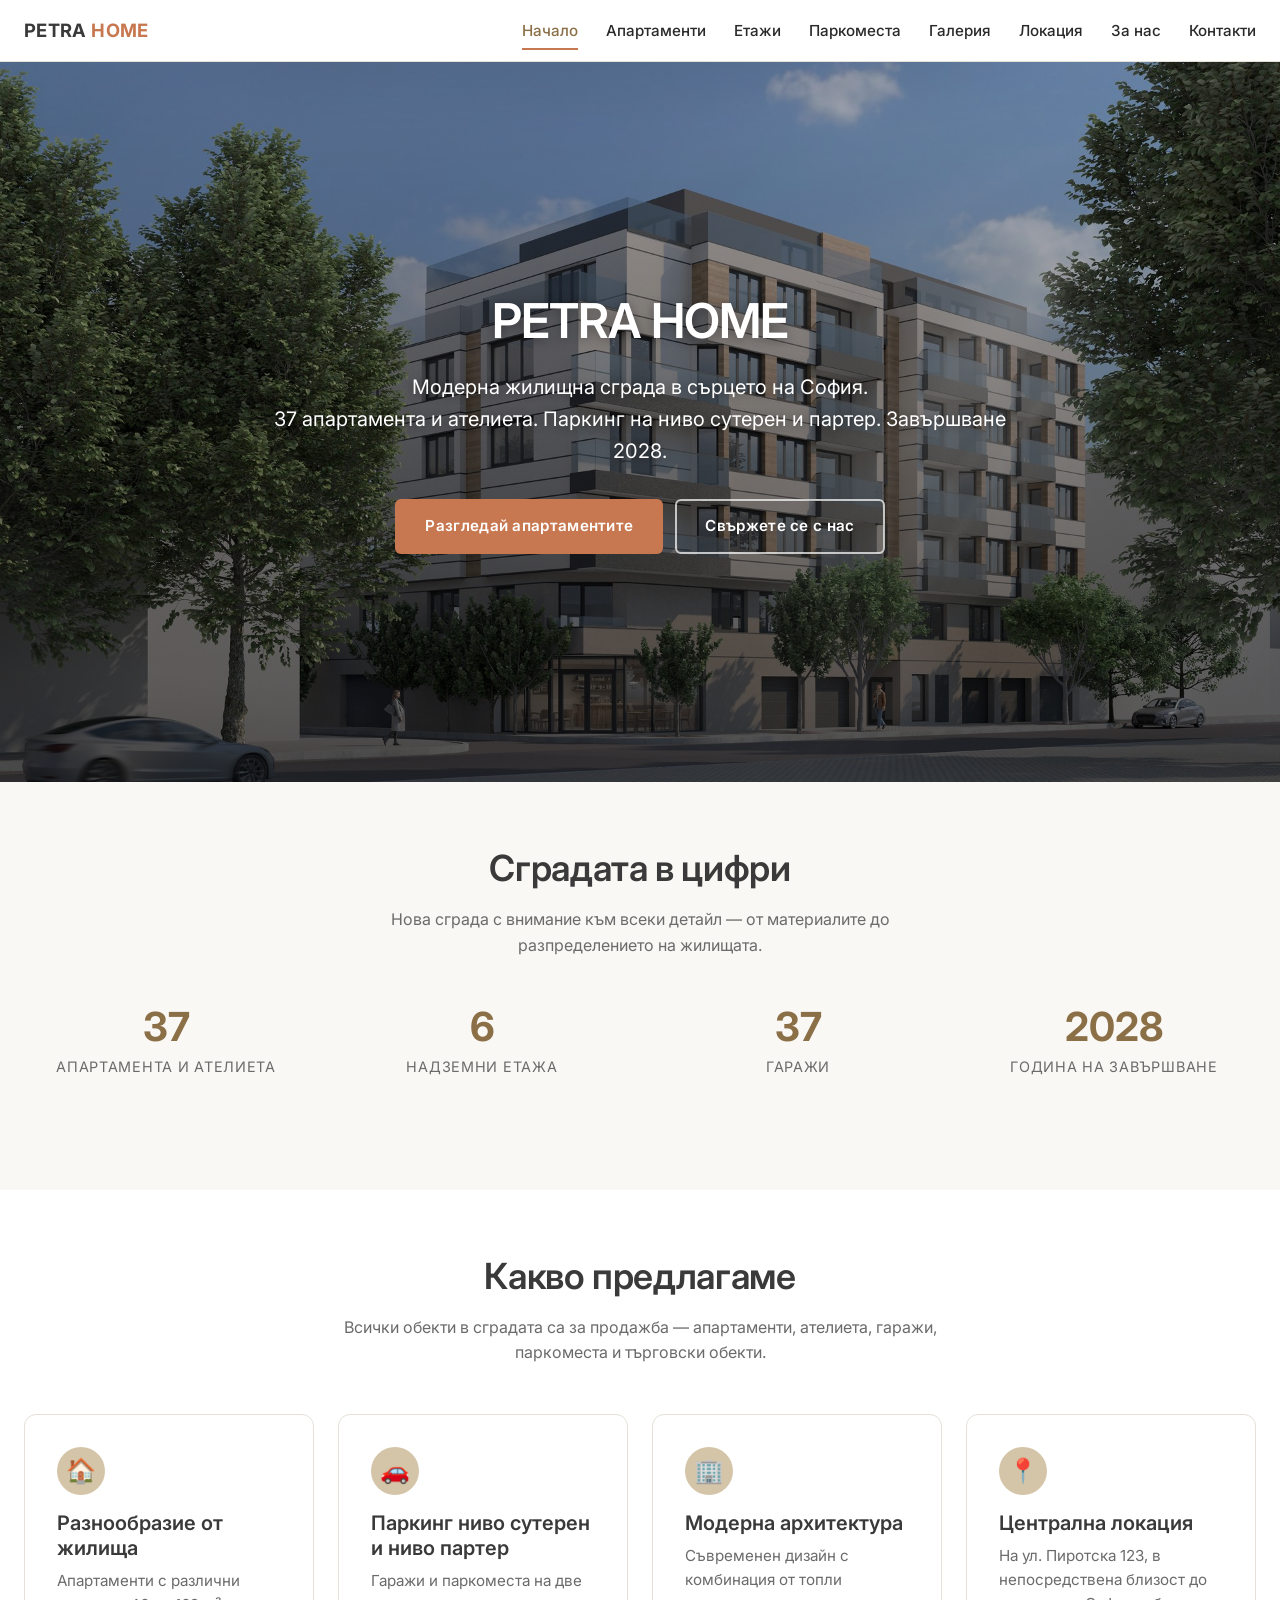
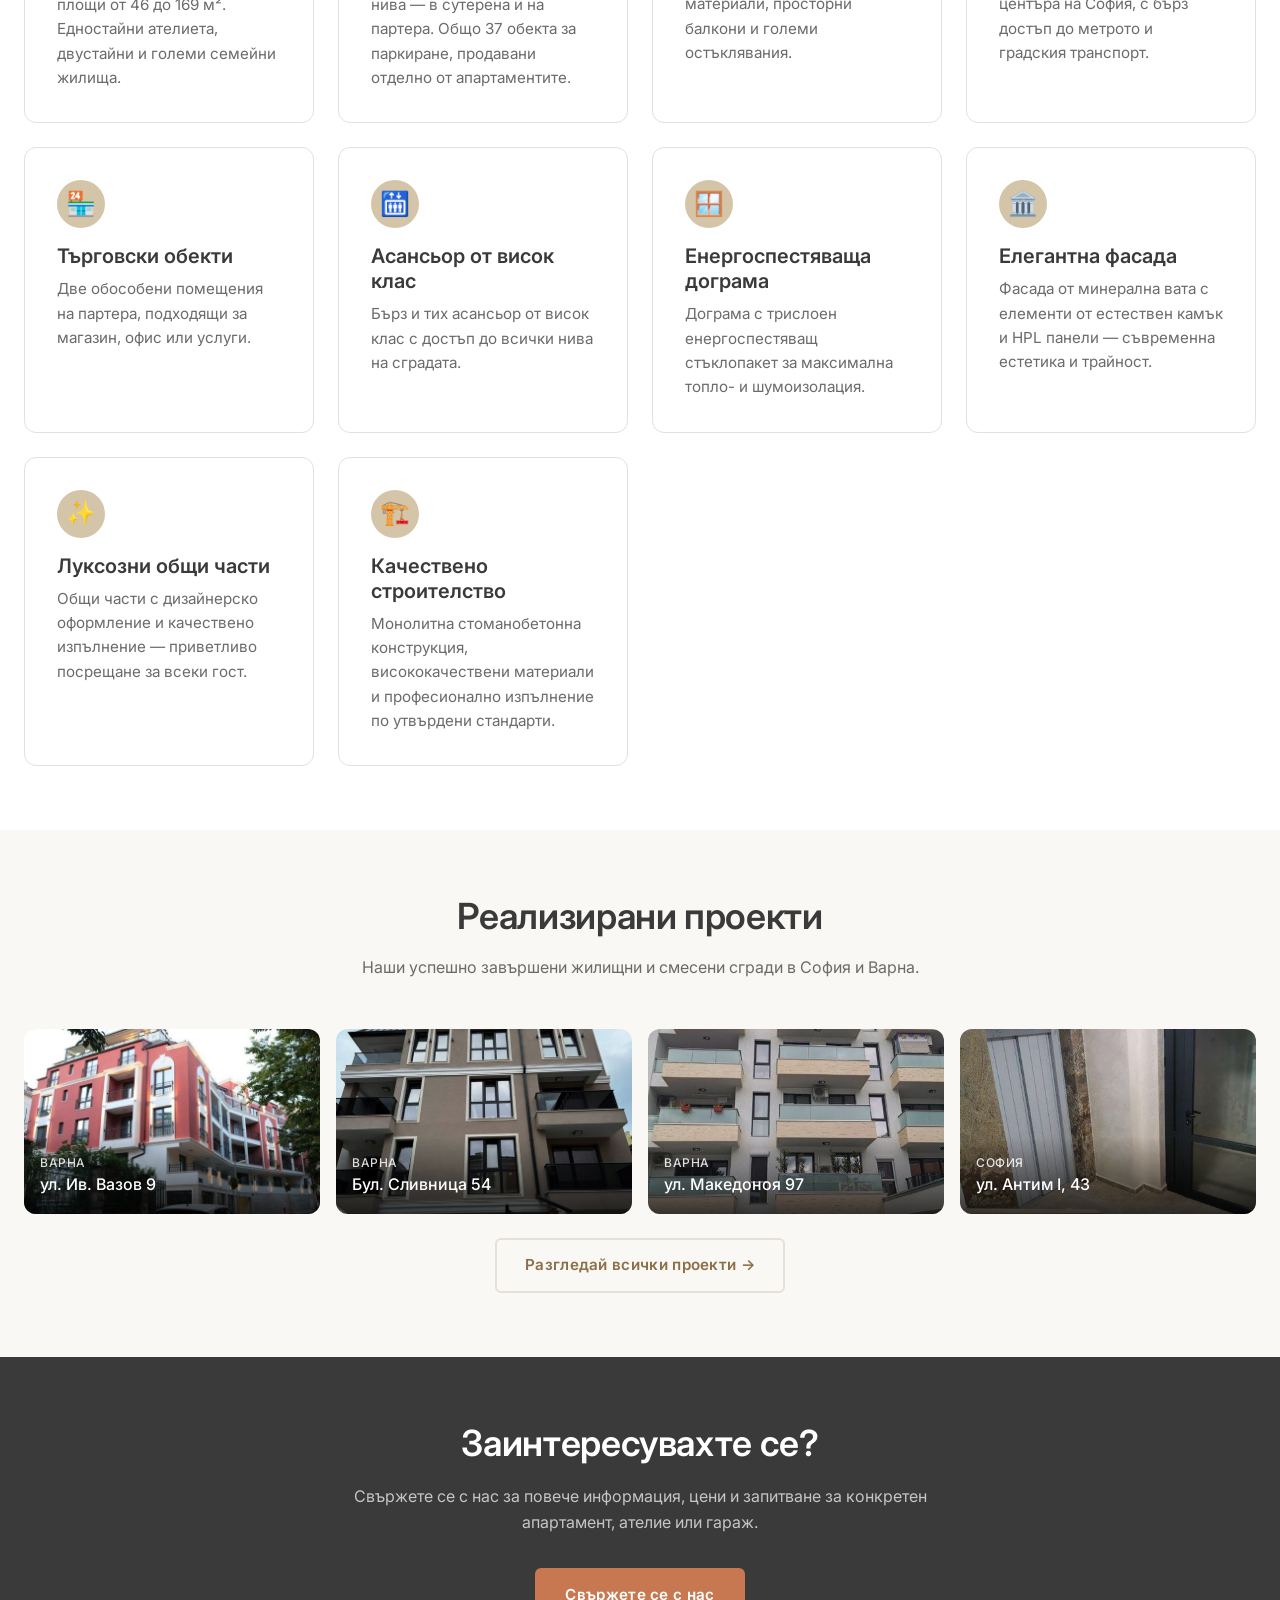
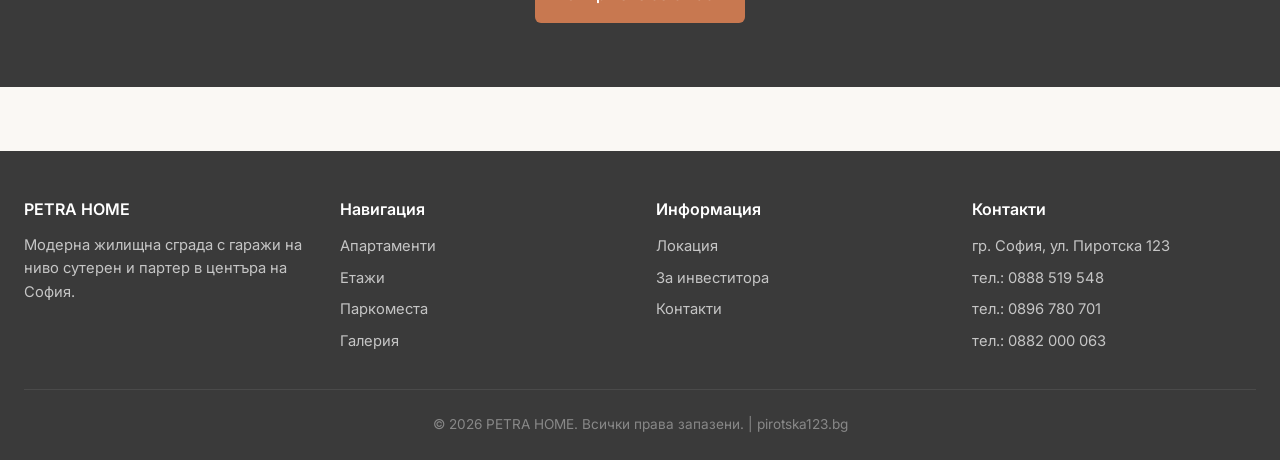
<file: index.html>
<!DOCTYPE html>
<html lang="bg">
<head>
  <meta charset="UTF-8">
  <meta name="viewport" content="width=device-width, initial-scale=1.0">
  <title>PETRA HOME — Модерна жилищна сграда в центъра на София</title>
  <meta name="description" content="Нова жилищна сграда на ул. Пиротска 123, София. 37 апартамента и ателиета, гаражи на ниво сутерен и партер, завършване 2028.">
  <meta property="og:title" content="PETRA HOME — жилищна сграда в София">
  <meta property="og:description" content="37 апартамента и ателиета с гаражи на ниво сутерен и партер в центъра на София. Завършване 2028.">
  <meta property="og:image" content="assets/render-corner.jpg">
  <meta property="og:url" content="https://pirotska123.bg/">
  <link rel="preconnect" href="https://fonts.googleapis.com">
  <link href="https://fonts.googleapis.com/css2?family=Inter:wght@400;500;600;700&display=swap" rel="stylesheet">
  <link rel="stylesheet" href="css/style.css">
</head>
<body>

<!-- Header -->
<header class="site-header">
  <div class="nav">
    <a href="index.html" class="nav-brand">PETRA <span>HOME</span></a>
    <button class="nav-toggle" aria-label="Меню">☰</button>
    <ul class="nav-menu">
      <li><a href="index.html">Начало</a></li>
      <li><a href="apartments.html">Апартаменти</a></li>
      <li><a href="floors.html">Етажи</a></li>
      <li><a href="parking.html">Паркоместа</a></li>
      <li><a href="gallery.html">Галерия</a></li>
      <li><a href="location.html">Локация</a></li>
      <li><a href="about.html">За нас</a></li>
      <li><a href="contact.html">Контакти</a></li>
    </ul>
  </div>
</header>

<!-- Hero -->
<section class="hero">
  <img src="assets/render-corner.jpg" alt="3D визуализация на сградата" class="hero-bg">
  <div class="hero-content">
    <h1>PETRA HOME</h1>
    <p class="lead">Модерна жилищна сграда в сърцето на София.<br>37 апартамента и ателиета. Паркинг на ниво сутерен и партер. Завършване 2028.</p>
    <div style="display:flex;gap:0.75rem;justify-content:center;flex-wrap:wrap">
      <a href="apartments.html" class="btn btn-primary">Разгледай апартаментите</a>
      <a href="contact.html" class="btn btn-outline">Свържете се с нас</a>
    </div>
  </div>
</section>

<!-- Stats -->
<section>
  <div class="container">
    <h2 class="section-title">Сградата в цифри</h2>
    <p class="section-subtitle">Нова сграда с внимание към всеки детайл — от материалите до разпределението на жилищата.</p>
    <div class="stats">
      <div class="stat-item">
        <span class="number">37</span>
        <span class="label">Апартамента и ателиета</span>
      </div>
      <div class="stat-item">
        <span class="number">6</span>
        <span class="label">Надземни етажа</span>
      </div>
      <div class="stat-item">
        <span class="number">37</span>
        <span class="label">Гаражи</span>
      </div>
      <div class="stat-item">
        <span class="number">2028</span>
        <span class="label">Година на завършване</span>
      </div>
    </div>
  </div>
</section>

<!-- Features -->
<section class="alt">
  <div class="container">
    <h2 class="section-title">Какво предлагаме</h2>
    <p class="section-subtitle">Всички обекти в сградата са за продажба — апартаменти, ателиета, гаражи, паркоместа и търговски обекти.</p>
    <div class="feature-grid">
      <div class="feature-card">
        <div class="icon">🏠</div>
        <h3>Разнообразие от жилища</h3>
        <p>Апартаменти с различни площи от 46 до 169 м². Едностайни ателиета, двустайни и големи семейни жилища.</p>
      </div>
      <div class="feature-card">
        <div class="icon">🚗</div>
        <h3>Паркинг ниво сутерен и ниво партер</h3>
        <p>Гаражи и паркоместа на две нива — в сутерена и на партера. Общо 37 обекта за паркиране, продавани отделно от апартаментите.</p>
      </div>
      <div class="feature-card">
        <div class="icon">🏢</div>
        <h3>Модерна архитектура</h3>
        <p>Съвременен дизайн с комбинация от топли материали, просторни балкони и големи остъклявания.</p>
      </div>
      <div class="feature-card">
        <div class="icon">📍</div>
        <h3>Централна локация</h3>
        <p>На ул. Пиротска 123, в непосредствена близост до центъра на София, с бърз достъп до метрото и градския транспорт.</p>
      </div>
      <div class="feature-card">
        <div class="icon">🏪</div>
        <h3>Търговски обекти</h3>
        <p>Две обособени помещения на партера, подходящи за магазин, офис или услуги.</p>
      </div>
      <div class="feature-card">
        <div class="icon">🛗</div>
        <h3>Асансьор от висок клас</h3>
        <p>Бърз и тих асансьор от висок клас с достъп до всички нива на сградата.</p>
      </div>
      <div class="feature-card">
        <div class="icon">🪟</div>
        <h3>Енергоспестяваща дограма</h3>
        <p>Дограма с трислоен енергоспестяващ стъклопакет за максимална топло- и шумоизолация.</p>
      </div>
      <div class="feature-card">
        <div class="icon">🏛️</div>
        <h3>Елегантна фасада</h3>
        <p>Фасада от минерална вата с елементи от естествен камък и HPL панели — съвременна естетика и трайност.</p>
      </div>
      <div class="feature-card">
        <div class="icon">✨</div>
        <h3>Луксозни общи части</h3>
        <p>Общи части с дизайнерско оформление и качествено изпълнение — приветливо посрещане за всеки гост.</p>
      </div>
      <div class="feature-card">
        <div class="icon">🏗️</div>
        <h3>Качествено строителство</h3>
        <p>Монолитна стоманобетонна конструкция, висококачествени материали и професионално изпълнение по утвърдени стандарти.</p>
      </div>
    </div>
  </div>
</section>

<!-- Realised projects -->
<section>
  <div class="container">
    <h2 class="section-title">Реализирани проекти</h2>
    <p class="section-subtitle">Наши успешно завършени жилищни и смесени сгради в София и Варна.</p>

    <div id="projects-preview" class="gallery-grid">
      <!-- Пълва се динамично -->
    </div>

    <div class="text-center mt-3">
      <a href="about.html" class="btn btn-ghost">Разгледай всички проекти →</a>
    </div>
  </div>
</section>

<!-- CTA -->
<section style="background: var(--color-dark); color: white; text-align: center">
  <div class="container">
    <h2 style="color:white">Заинтересувахте се?</h2>
    <p style="color: #C5C5C5; max-width: 600px; margin: 0 auto 2rem">
      Свържете се с нас за повече информация, цени и запитване за конкретен апартамент, ателие или гараж.
    </p>
    <a href="contact.html" class="btn btn-primary">Свържете се с нас</a>
  </div>
</section>

<!-- Footer -->
<footer class="site-footer">
  <div class="container">
    <div class="footer-grid">
      <div>
        <h4>PETRA HOME</h4>
        <p style="font-size:0.92rem">Модерна жилищна сграда с гаражи на ниво сутерен и партер в центъра на София.</p>
      </div>
      <div>
        <h4>Навигация</h4>
        <ul>
          <li><a href="apartments.html">Апартаменти</a></li>
          <li><a href="floors.html">Етажи</a></li>
          <li><a href="parking.html">Паркоместа</a></li>
          <li><a href="gallery.html">Галерия</a></li>
        </ul>
      </div>
      <div>
        <h4>Информация</h4>
        <ul>
          <li><a href="location.html">Локация</a></li>
          <li><a href="about.html">За инвеститора</a></li>
          <li><a href="contact.html">Контакти</a></li>
        </ul>
      </div>
      <div>
        <h4>Контакти</h4>
        <ul>
          <li>гр. София, ул. Пиротска 123</li>
          <li>тел.: <a href="tel:+359888519548" style="color:inherit">0888 519 548</a></li>
          <li>тел.: <a href="tel:+359896780701" style="color:inherit">0896 780 701</a></li>
          <li>тел.: <a href="tel:+359882000063" style="color:inherit">0882 000 063</a></li>
        </ul>
      </div>
    </div>
    <div class="footer-bottom">
      © 2026 PETRA HOME. Всички права запазени. | pirotska123.bg
    </div>
  </div>
</footer>

<script src="js/common.js"></script>
<script>
// Зарежда до 4 реализирани проекта за началната страница
(async () => {
  try {
    const res = await fetch('data/projects.json');
    const data = await res.json();
    const projects = data.projects.slice(0, 4);
    const grid = document.getElementById('projects-preview');
    grid.innerHTML = projects.map(p => `
      <a href="about.html" class="gallery-item" style="text-decoration:none">
        <img src="${p.images[0].thumb}" alt="${p.address}" loading="lazy">
        <div class="caption">
          <div style="font-size:0.75rem;opacity:0.85;text-transform:uppercase;letter-spacing:0.05em">${p.city || ''}</div>
          <div>${p.address}</div>
        </div>
      </a>
    `).join('');
  } catch (e) {
    document.getElementById('projects-preview').style.display = 'none';
  }
})();
</script>
</body>
</html>
</file>
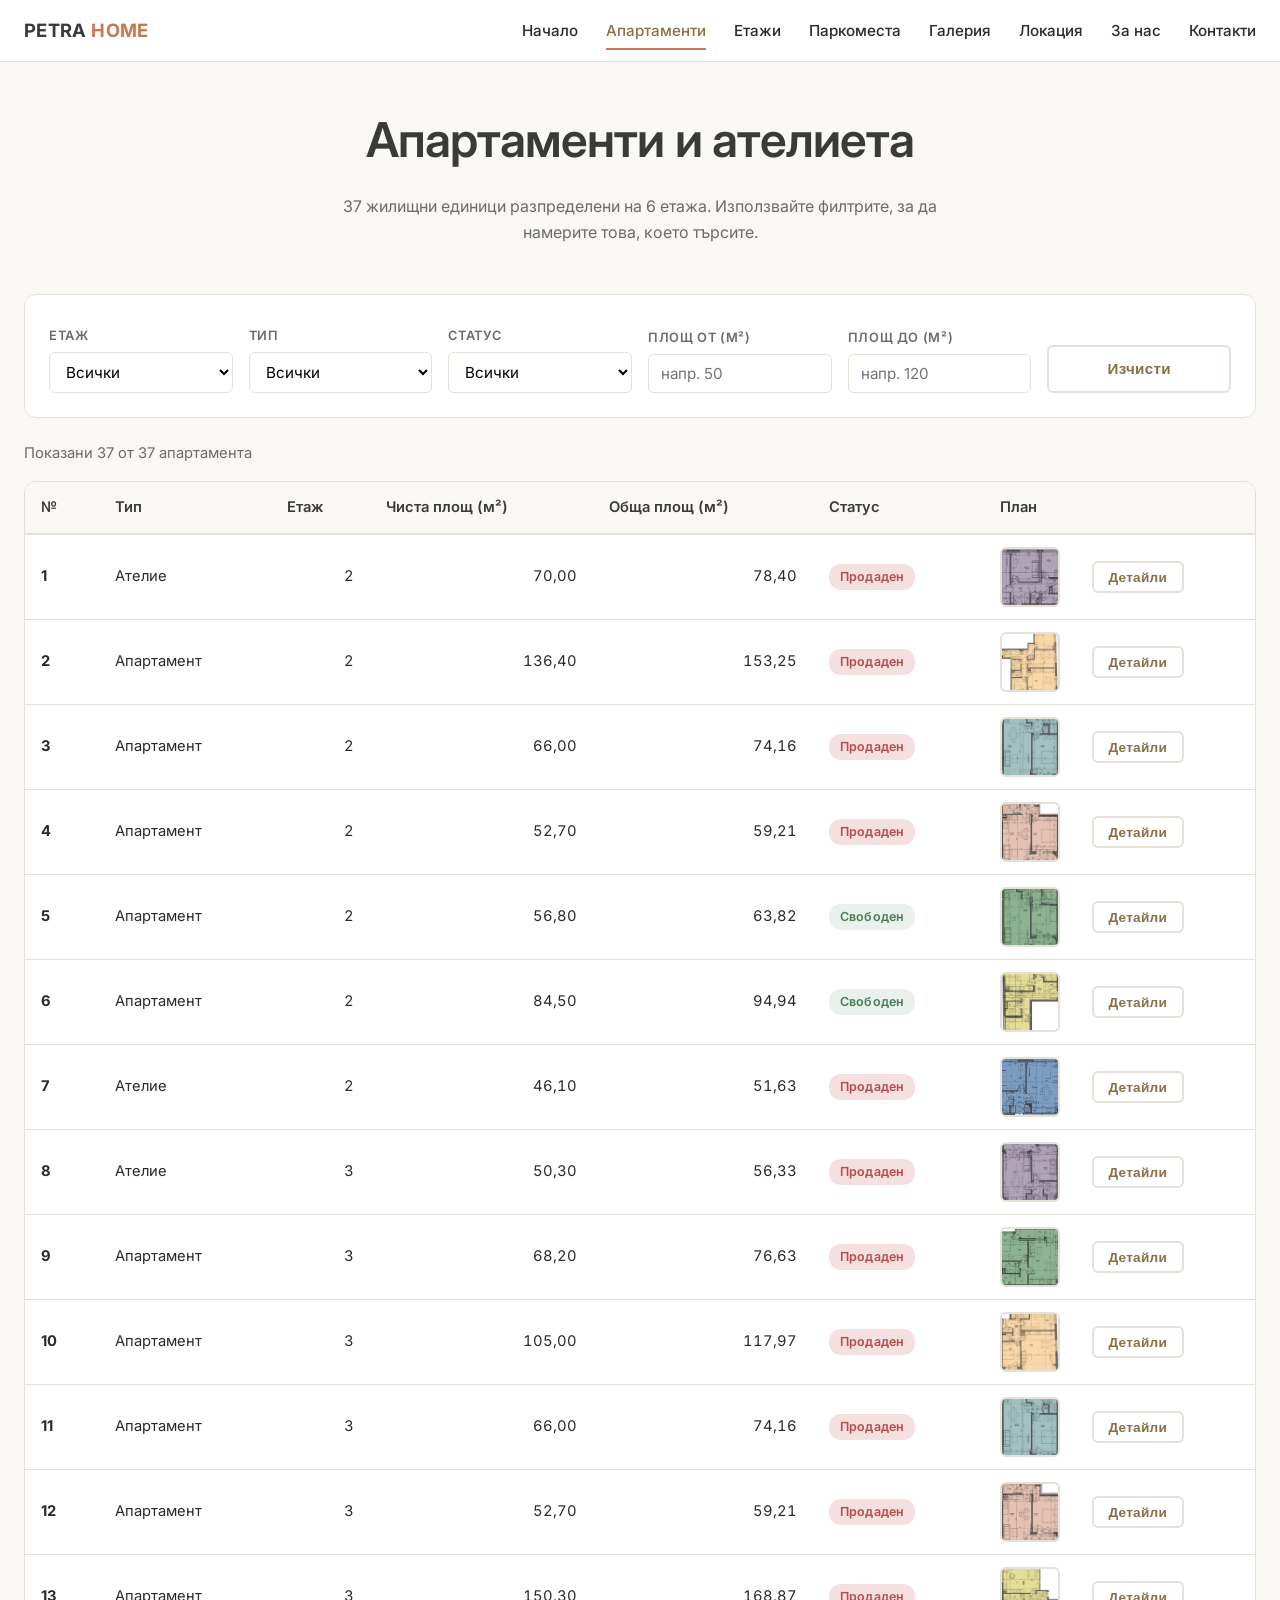
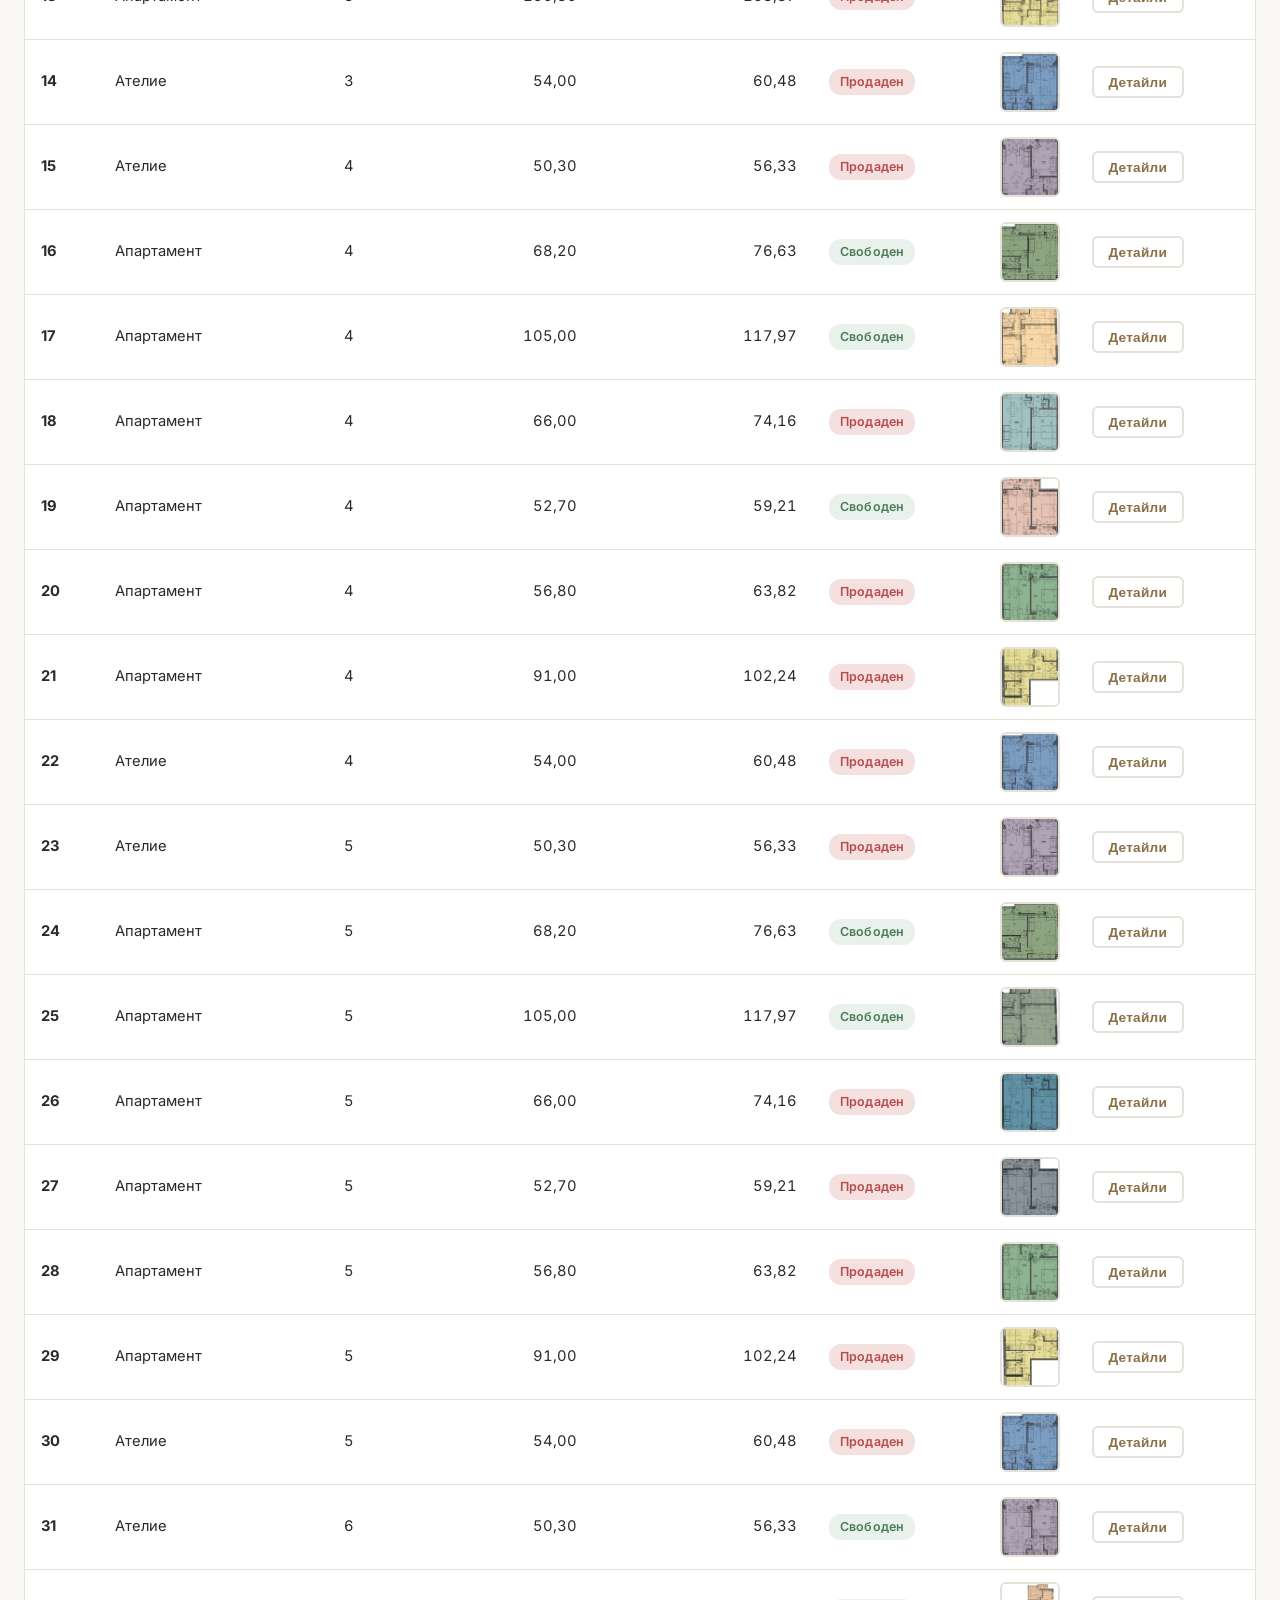
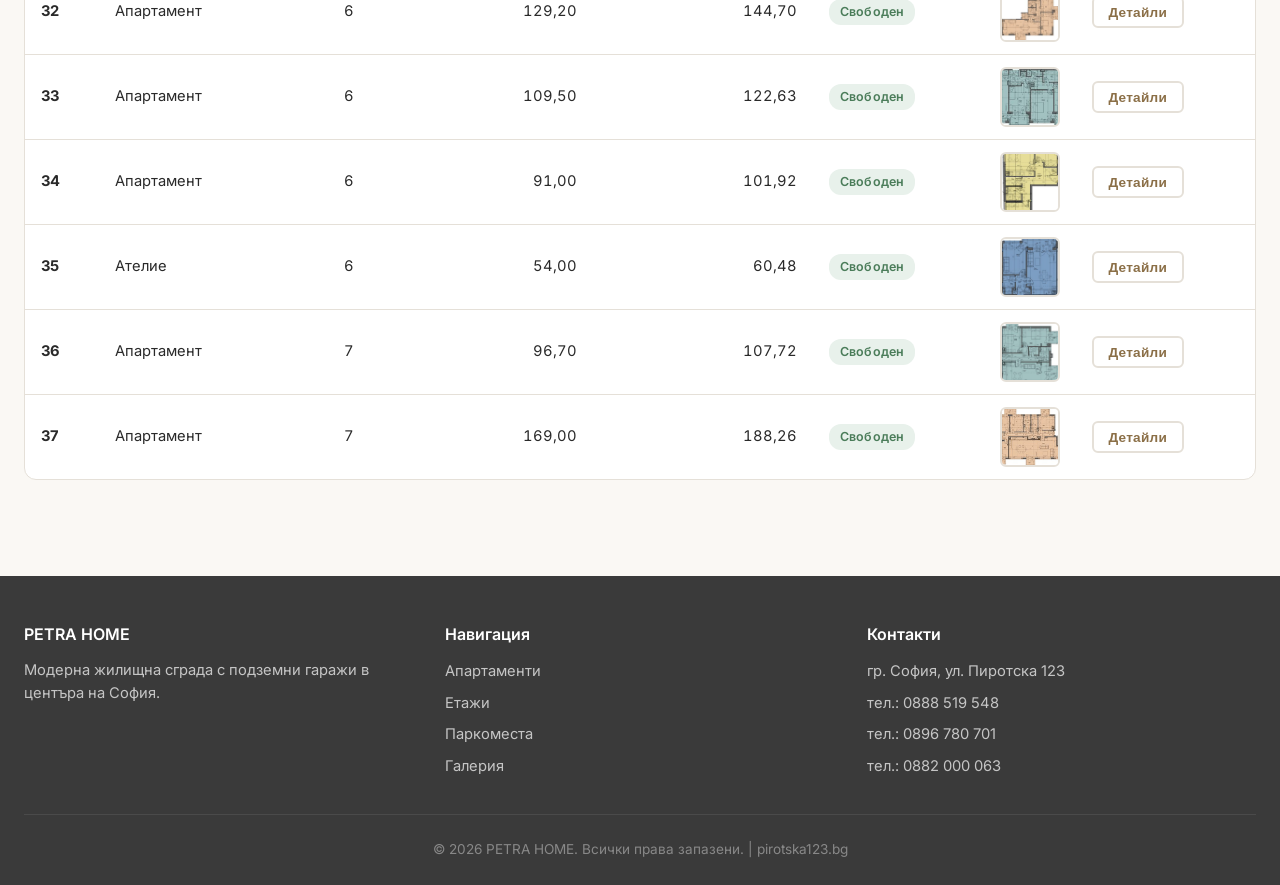
<file: apartments.html>
<!DOCTYPE html>
<html lang="bg">
<head>
  <meta charset="UTF-8">
  <meta name="viewport" content="width=device-width, initial-scale=1.0">
  <title>Апартаменти — PETRA HOME</title>
  <meta name="description" content="Разгледайте всички 37 апартамента и ателиета в сграда PETRA HOME (ул. Пиротска 123, София) — площи, етажи, статус и планове.">
  <link rel="preconnect" href="https://fonts.googleapis.com">
  <link href="https://fonts.googleapis.com/css2?family=Inter:wght@400;500;600;700&display=swap" rel="stylesheet">
  <link rel="stylesheet" href="css/style.css">
</head>
<body>

<header class="site-header">
  <div class="nav">
    <a href="index.html" class="nav-brand">PETRA <span>HOME</span></a>
    <button class="nav-toggle" aria-label="Меню">☰</button>
    <ul class="nav-menu">
      <li><a href="index.html">Начало</a></li>
      <li><a href="apartments.html">Апартаменти</a></li>
      <li><a href="floors.html">Етажи</a></li>
      <li><a href="parking.html">Паркоместа</a></li>
      <li><a href="gallery.html">Галерия</a></li>
      <li><a href="location.html">Локация</a></li>
      <li><a href="about.html">За нас</a></li>
      <li><a href="contact.html">Контакти</a></li>
    </ul>
  </div>
</header>

<section style="padding: 3rem 0 2rem">
  <div class="container">
    <h1 class="text-center">Апартаменти и ателиета</h1>
    <p class="section-subtitle">37 жилищни единици разпределени на 6 етажа. Използвайте филтрите, за да намерите това, което търсите.</p>

<!-- Filters -->
    <div class="filters">
      <div class="filter-group">
        <label for="filter-floor">Етаж</label>
        <select id="filter-floor">
          <option value="">Всички</option>
        </select>
      </div>
      <div class="filter-group">
        <label for="filter-type">Тип</label>
        <select id="filter-type">
          <option value="">Всички</option>
          <option value="апартамент">Апартамент</option>
          <option value="ателие">Ателие</option>
        </select>
      </div>
      <div class="filter-group">
        <label for="filter-status">Статус</label>
        <select id="filter-status">
          <option value="">Всички</option>
          <option value="available">Свободен</option>
          <option value="reserved">Резервиран</option>
          <option value="sold">Продаден</option>
        </select>
      </div>
      <div class="filter-group">
        <label for="filter-area-min">Площ от (м²)</label>
        <input type="number" id="filter-area-min" min="0" placeholder="напр. 50">
      </div>
      <div class="filter-group">
        <label for="filter-area-max">Площ до (м²)</label>
        <input type="number" id="filter-area-max" min="0" placeholder="напр. 120">
      </div>
      <div class="filter-group">
        <label>&nbsp;</label>
        <button id="btn-reset" class="btn btn-ghost" style="width:100%">Изчисти</button>
      </div>
    </div>

    <p id="results-summary" class="results-summary"></p>

    <div id="apartments-container" class="table-wrap">
      <table class="units" id="apartments-table">
        <thead>
          <tr>
            <th>№</th>
            <th>Тип</th>
            <th class="num">Етаж</th>
            <th class="num">Чиста площ (м²)</th>
            <th class="num">Обща площ (м²)</th>
            <th>Статус</th>
            <th class="col-plan">План</th>
            <th></th>
          </tr>
        </thead>
        <tbody></tbody>
      </table>
    </div>
  </div>
</section>

<!-- Modal -->
<div class="modal-overlay" id="modal" onclick="if(event.target===this)closeModal()">
  <div class="modal">
    <button class="modal-close" onclick="closeModal()">×</button>
    <h3 id="modal-title"></h3>
    <div id="modal-body"></div>
  </div>
</div>

<footer class="site-footer">
  <div class="container">
    <div class="footer-grid">
      <div>
        <h4>PETRA HOME</h4>
        <p style="font-size:0.92rem">Модерна жилищна сграда с подземни гаражи в центъра на София.</p>
      </div>
      <div>
        <h4>Навигация</h4>
        <ul>
          <li><a href="apartments.html">Апартаменти</a></li>
          <li><a href="floors.html">Етажи</a></li>
          <li><a href="parking.html">Паркоместа</a></li>
          <li><a href="gallery.html">Галерия</a></li>
        </ul>
      </div>
      <div>
        <h4>Контакти</h4>
        <ul>
          <li>гр. София, ул. Пиротска 123</li>
          <li>тел.: <a href="tel:+359888519548" style="color:inherit">0888 519 548</a></li>
          <li>тел.: <a href="tel:+359896780701" style="color:inherit">0896 780 701</a></li>
          <li>тел.: <a href="tel:+359882000063" style="color:inherit">0882 000 063</a></li>
        </ul>
      </div>
    </div>
    <div class="footer-bottom">© 2026 PETRA HOME. Всички права запазени. | pirotska123.bg</div>
  </div>
</footer>

<script src="js/common.js"></script>
<script src="js/apartments.js"></script>
</body>
</html>
</file>
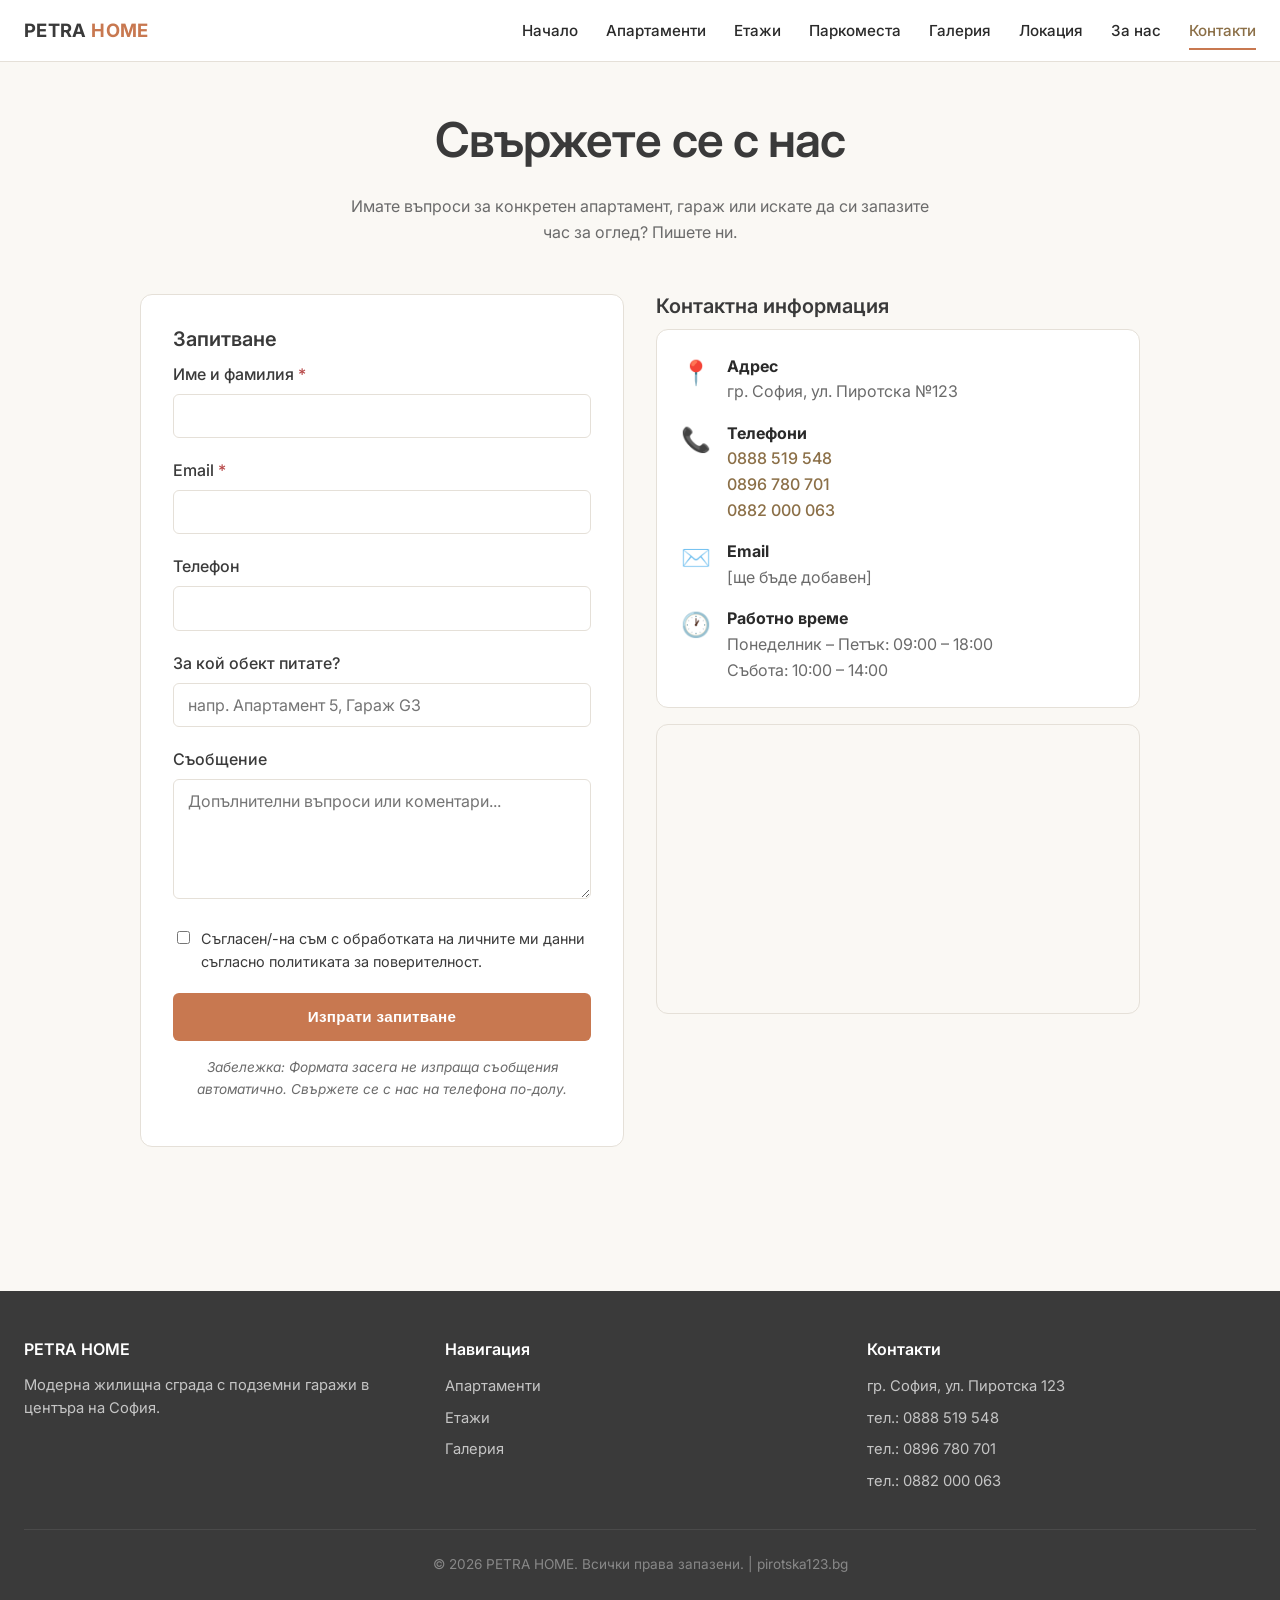
<file: contact.html>
<!DOCTYPE html>
<html lang="bg">
<head>
  <meta charset="UTF-8">
  <meta name="viewport" content="width=device-width, initial-scale=1.0">
  <title>Контакти — PETRA HOME</title>
  <meta name="description" content="Свържете се с нас за информация за апартаментите в сграда PETRA HOME.">
  <link rel="preconnect" href="https://fonts.googleapis.com">
  <link href="https://fonts.googleapis.com/css2?family=Inter:wght@400;500;600;700&display=swap" rel="stylesheet">
  <link rel="stylesheet" href="css/style.css">
</head>
<body>

<header class="site-header">
  <div class="nav">
    <a href="index.html" class="nav-brand">PETRA <span>HOME</span></a>
    <button class="nav-toggle" aria-label="Меню">☰</button>
    <ul class="nav-menu">
      <li><a href="index.html">Начало</a></li>
      <li><a href="apartments.html">Апартаменти</a></li>
      <li><a href="floors.html">Етажи</a></li>
      <li><a href="parking.html">Паркоместа</a></li>
      <li><a href="gallery.html">Галерия</a></li>
      <li><a href="location.html">Локация</a></li>
      <li><a href="about.html">За нас</a></li>
      <li><a href="contact.html">Контакти</a></li>
    </ul>
  </div>
</header>

<section style="padding: 3rem 0">
  <div class="container">
    <h1 class="text-center">Свържете се с нас</h1>
    <p class="section-subtitle">Имате въпроси за конкретен апартамент, гараж или искате да си запазите час за оглед? Пишете ни.</p>

    <div style="display: grid; grid-template-columns: 1fr 1fr; gap: 2rem; max-width: 1000px; margin: 2rem auto" class="contact-layout">

      <!-- Форма -->
      <form class="contact-form" id="contact-form" onsubmit="handleSubmit(event)">
        <h3>Запитване</h3>

        <div class="field">
          <label for="name">Име и фамилия <span class="required">*</span></label>
          <input type="text" id="name" name="name" required>
        </div>

        <div class="field">
          <label for="email">Email <span class="required">*</span></label>
          <input type="email" id="email" name="email" required>
        </div>

        <div class="field">
          <label for="phone">Телефон</label>
          <input type="tel" id="phone" name="phone">
        </div>

        <div class="field">
          <label for="unit">За кой обект питате?</label>
          <input type="text" id="unit" name="unit" placeholder="напр. Апартамент 5, Гараж G3">
        </div>

        <div class="field">
          <label for="message">Съобщение</label>
          <textarea id="message" name="message" placeholder="Допълнителни въпроси или коментари..."></textarea>
        </div>

        <div class="field">
          <label style="display:flex;align-items:flex-start;gap:0.5rem;font-weight:normal;font-size:0.9rem">
            <input type="checkbox" required style="width:auto;margin-top:0.3rem">
            <span>Съгласен/-на съм с обработката на личните ми данни съгласно политиката за поверителност.</span>
          </label>
        </div>

        <button type="submit" class="btn btn-primary" style="width:100%">Изпрати запитване</button>

        <p class="text-muted mt-2" style="font-size:0.85rem; text-align: center">
          <em>Забележка: Формата засега не изпраща съобщения автоматично. Свържете се с нас на телефона по-долу.</em>
        </p>
      </form>

      <!-- Контактна информация -->
      <div>
        <h3>Контактна информация</h3>

        <div style="background:white;padding:1.5rem;border-radius:var(--radius-lg);border:1px solid var(--color-border);margin-bottom:1rem">
          <div style="display:flex;gap:1rem;align-items:flex-start;margin-bottom:1rem">
            <div style="font-size:1.5rem">📍</div>
            <div>
              <strong>Адрес</strong><br>
              <span class="text-muted">гр. София, ул. Пиротска №123</span>
            </div>
          </div>

          <div style="display:flex;gap:1rem;align-items:flex-start;margin-bottom:1rem">
            <div style="font-size:1.5rem">📞</div>
            <div>
              <strong>Телефони</strong><br>
              <a href="tel:+359888519548" style="color:var(--color-primary);font-weight:500">0888 519 548</a><br>
              <a href="tel:+359896780701" style="color:var(--color-primary);font-weight:500">0896 780 701</a><br>
              <a href="tel:+359882000063" style="color:var(--color-primary);font-weight:500">0882 000 063</a>
            </div>
          </div>

          <div style="display:flex;gap:1rem;align-items:flex-start;margin-bottom:1rem">
            <div style="font-size:1.5rem">✉️</div>
            <div>
              <strong>Email</strong><br>
              <span class="text-muted">[ще бъде добавен]</span>
            </div>
          </div>

          <div style="display:flex;gap:1rem;align-items:flex-start">
            <div style="font-size:1.5rem">🕐</div>
            <div>
              <strong>Работно време</strong><br>
              <span class="text-muted">Понеделник – Петък: 09:00 – 18:00<br>Събота: 10:00 – 14:00</span>
            </div>
          </div>
        </div>

        <div style="border-radius:var(--radius-lg);overflow:hidden;border:1px solid var(--color-border)">
          <iframe
            src="https://www.google.com/maps?q=ul.+Pirotska+123,+Sofia,+Bulgaria&output=embed"
            width="100%"
            height="280"
            style="border:0"
            loading="lazy"></iframe>
        </div>
      </div>
    </div>
  </div>
</section>

<style>
@media (max-width: 768px) {
  .contact-layout { grid-template-columns: 1fr !important; }
}
</style>

<footer class="site-footer">
  <div class="container">
    <div class="footer-grid">
      <div>
        <h4>PETRA HOME</h4>
        <p style="font-size:0.92rem">Модерна жилищна сграда с подземни гаражи в центъра на София.</p>
      </div>
      <div>
        <h4>Навигация</h4>
        <ul>
          <li><a href="apartments.html">Апартаменти</a></li>
          <li><a href="floors.html">Етажи</a></li>
          <li><a href="gallery.html">Галерия</a></li>
        </ul>
      </div>
      <div>
        <h4>Контакти</h4>
        <ul>
          <li>гр. София, ул. Пиротска 123</li>
          <li>тел.: <a href="tel:+359888519548" style="color:inherit">0888 519 548</a></li>
          <li>тел.: <a href="tel:+359896780701" style="color:inherit">0896 780 701</a></li>
          <li>тел.: <a href="tel:+359882000063" style="color:inherit">0882 000 063</a></li>
        </ul>
      </div>
    </div>
    <div class="footer-bottom">© 2026 PETRA HOME. Всички права запазени. | pirotska123.bg</div>
  </div>
</footer>

<script src="js/common.js"></script>
<script>
// Попълва полето с обект, ако дойде от друга страница (?unit=A5)
const params = new URLSearchParams(window.location.search);
const unit = params.get('unit');
if (unit) {
  document.getElementById('unit').value = unit;
}

function handleSubmit(e) {
  e.preventDefault();
  alert('Благодарим за запитването! Засега формата не изпраща съобщения автоматично — свържете се директно с нас на посочените контакти.');
}
</script>
</body>
</html>
</file>
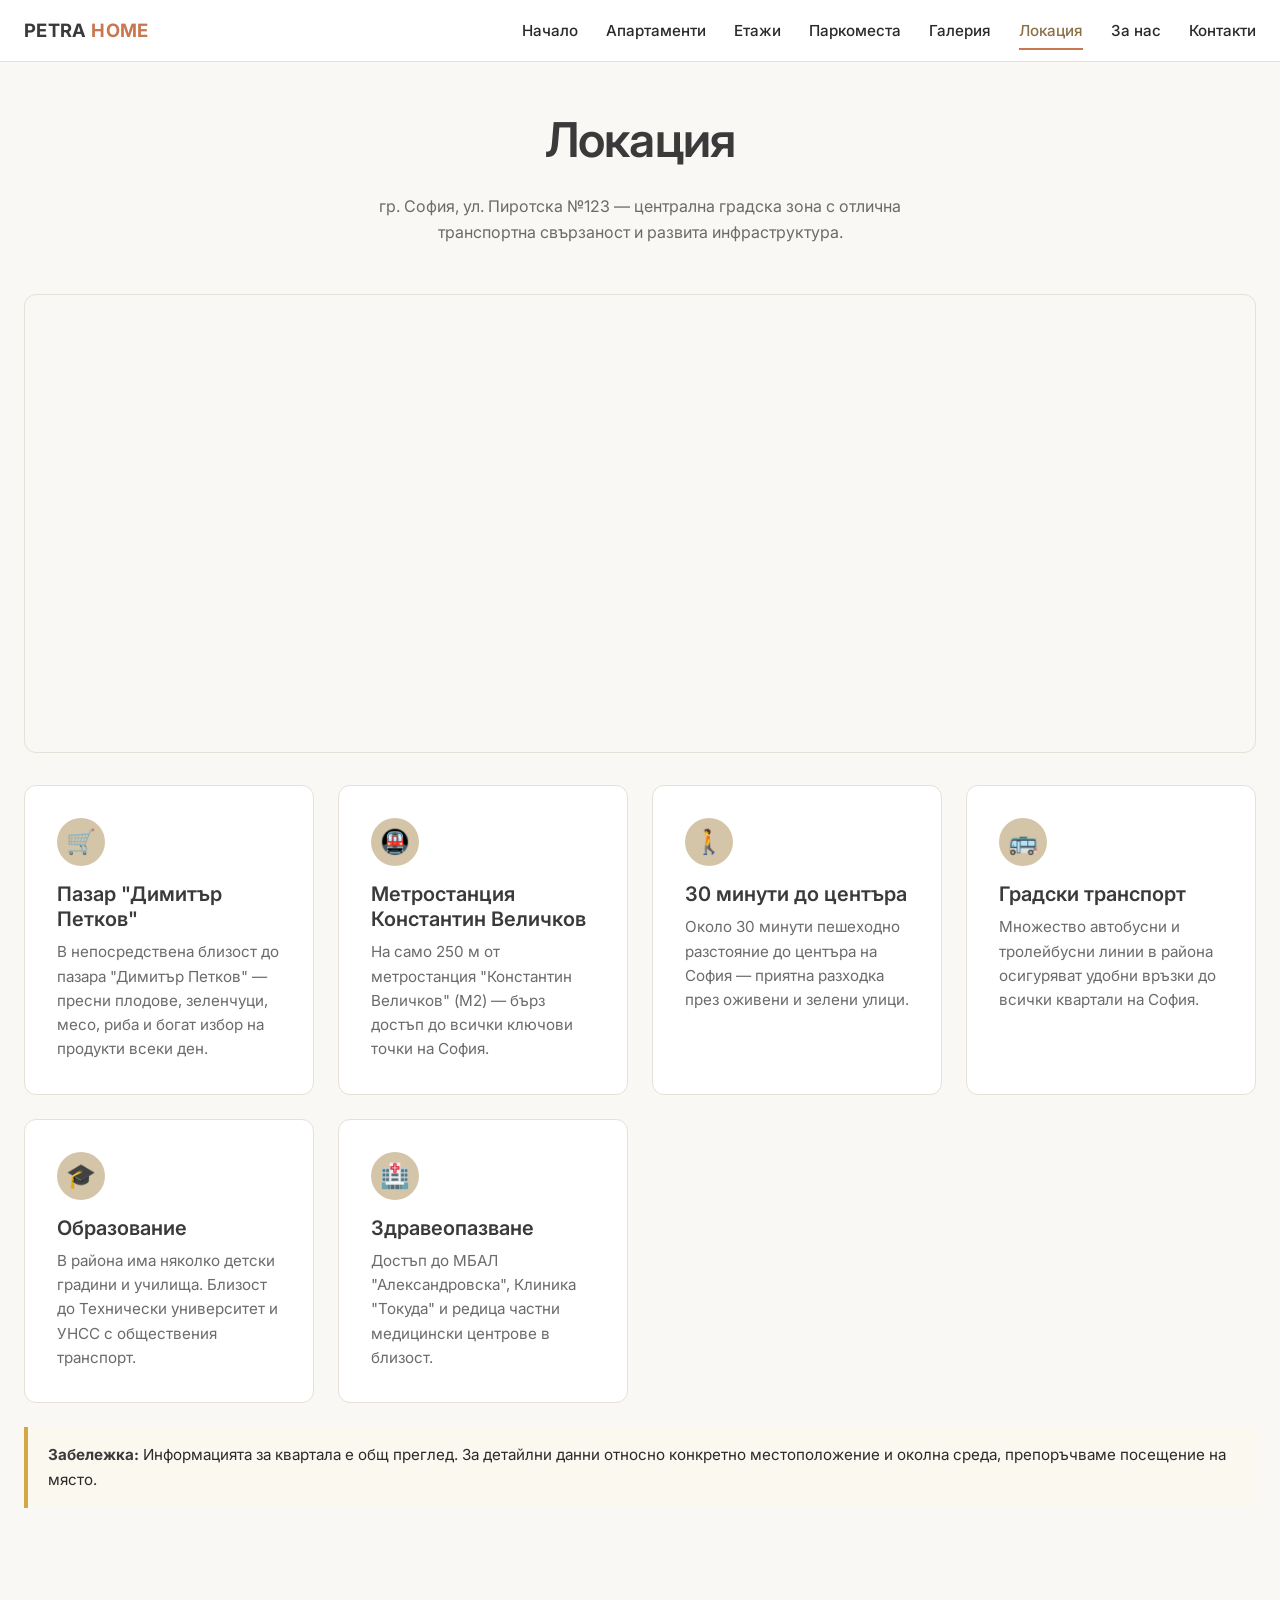
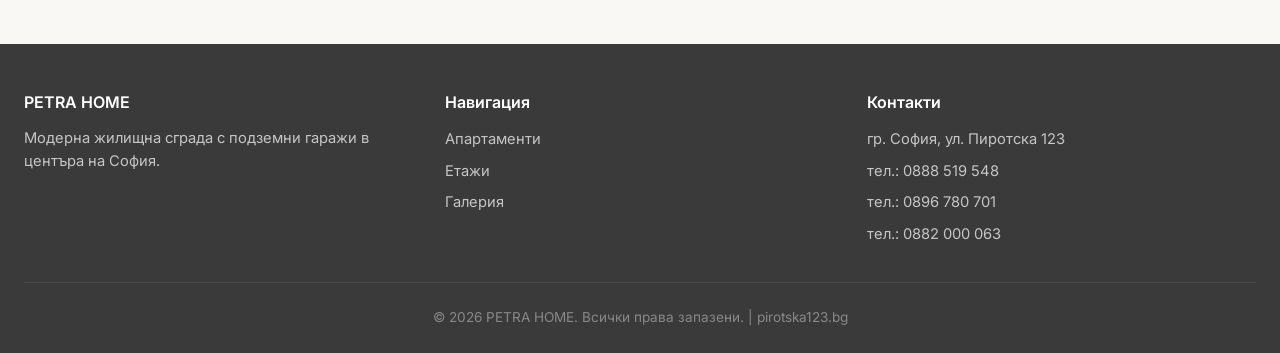
<file: location.html>
<!DOCTYPE html>
<html lang="bg">
<head>
  <meta charset="UTF-8">
  <meta name="viewport" content="width=device-width, initial-scale=1.0">
  <title>Локация — PETRA HOME</title>
  <meta name="description" content="Сграда PETRA HOME (ул. Пиротска 123) се намира в централната градска зона на София, в близост до метрото и градския транспорт.">
  <link rel="preconnect" href="https://fonts.googleapis.com">
  <link href="https://fonts.googleapis.com/css2?family=Inter:wght@400;500;600;700&display=swap" rel="stylesheet">
  <link rel="stylesheet" href="css/style.css">
</head>
<body>

<header class="site-header">
  <div class="nav">
    <a href="index.html" class="nav-brand">PETRA <span>HOME</span></a>
    <button class="nav-toggle" aria-label="Меню">☰</button>
    <ul class="nav-menu">
      <li><a href="index.html">Начало</a></li>
      <li><a href="apartments.html">Апартаменти</a></li>
      <li><a href="floors.html">Етажи</a></li>
      <li><a href="parking.html">Паркоместа</a></li>
      <li><a href="gallery.html">Галерия</a></li>
      <li><a href="location.html">Локация</a></li>
      <li><a href="about.html">За нас</a></li>
      <li><a href="contact.html">Контакти</a></li>
    </ul>
  </div>
</header>

<section style="padding: 3rem 0">
  <div class="container">
    <h1 class="text-center">Локация</h1>
    <p class="section-subtitle">гр. София, ул. Пиротска №123 — централна градска зона с отлична транспортна свързаност и развита инфраструктура.</p>

    <div style="margin: 2rem 0; border-radius: var(--radius-lg); overflow: hidden; border: 1px solid var(--color-border)">
      <iframe
        src="https://www.google.com/maps?q=ul.+Pirotska+123,+Sofia,+Bulgaria&output=embed"
        width="100%"
        height="450"
        style="border:0"
        loading="lazy"
        referrerpolicy="no-referrer-when-downgrade"
        allowfullscreen></iframe>
    </div>

    <div class="feature-grid">
      <div class="feature-card">
        <div class="icon">🛒</div>
        <h3>Пазар "Димитър Петков"</h3>
        <p>В непосредствена близост до пазара "Димитър Петков" — пресни плодове, зеленчуци, месо, риба и богат избор на продукти всеки ден.</p>
      </div>
      <div class="feature-card">
        <div class="icon">🚇</div>
        <h3>Метростанция Константин Величков</h3>
        <p>На само 250 м от метростанция "Константин Величков" (M2) — бърз достъп до всички ключови точки на София.</p>
      </div>
      <div class="feature-card">
        <div class="icon">🚶</div>
        <h3>30 минути до центъра</h3>
        <p>Около 30 минути пешеходно разстояние до центъра на София — приятна разходка през оживени и зелени улици.</p>
      </div>
      <div class="feature-card">
        <div class="icon">🚌</div>
        <h3>Градски транспорт</h3>
        <p>Множество автобусни и тролейбусни линии в района осигуряват удобни връзки до всички квартали на София.</p>
      </div>
      <div class="feature-card">
        <div class="icon">🎓</div>
        <h3>Образование</h3>
        <p>В района има няколко детски градини и училища. Близост до Технически университет и УНСС с обществения транспорт.</p>
      </div>
      <div class="feature-card">
        <div class="icon">🏥</div>
        <h3>Здравеопазване</h3>
        <p>Достъп до МБАЛ "Александровска", Клиника "Токуда" и редица частни медицински центрове в близост.</p>
      </div>
    </div>

    <div class="info-box mt-4">
      <strong>Забележка:</strong> Информацията за квартала е общ преглед. За детайлни данни относно конкретно местоположение и околна среда, препоръчваме посещение на място.
    </div>
  </div>
</section>

<footer class="site-footer">
  <div class="container">
    <div class="footer-grid">
      <div>
        <h4>PETRA HOME</h4>
        <p style="font-size:0.92rem">Модерна жилищна сграда с подземни гаражи в центъра на София.</p>
      </div>
      <div>
        <h4>Навигация</h4>
        <ul>
          <li><a href="apartments.html">Апартаменти</a></li>
          <li><a href="floors.html">Етажи</a></li>
          <li><a href="gallery.html">Галерия</a></li>
        </ul>
      </div>
      <div>
        <h4>Контакти</h4>
        <ul>
          <li>гр. София, ул. Пиротска 123</li>
          <li>тел.: <a href="tel:+359888519548" style="color:inherit">0888 519 548</a></li>
          <li>тел.: <a href="tel:+359896780701" style="color:inherit">0896 780 701</a></li>
          <li>тел.: <a href="tel:+359882000063" style="color:inherit">0882 000 063</a></li>
        </ul>
      </div>
    </div>
    <div class="footer-bottom">© 2026 PETRA HOME. Всички права запазени. | pirotska123.bg</div>
  </div>
</footer>

<script src="js/common.js"></script>
</body>
</html>
</file>
<file: css/style.css>
/* ============================================
   Пиротска 123 - Основен стилов файл
   Палитра, типография, layout, компоненти
   ============================================ */

:root {
  /* Цветова палитра — топло бежово/сиво в духа на сградата */
  --color-bg: #FAF8F4;
  --color-surface: #FFFFFF;
  --color-text: #2A2A2A;
  --color-text-muted: #6B6B6B;
  --color-border: #E5E0D8;
  --color-primary: #8B6F47;        /* топло кафяво */
  --color-primary-dark: #6B5436;
  --color-accent: #C87850;         /* теракота */
  --color-light: #D4C4A8;          /* бежово */
  --color-dark: #3A3A3A;
  --color-success: #4A7C59;
  --color-warning: #D4A745;
  --color-danger: #B84A4A;

  --shadow-sm: 0 1px 3px rgba(0,0,0,0.08);
  --shadow-md: 0 4px 12px rgba(0,0,0,0.10);
  --shadow-lg: 0 10px 30px rgba(0,0,0,0.12);

  --radius: 6px;
  --radius-lg: 12px;

  --max-width: 1280px;

  --font-sans: 'Inter', -apple-system, BlinkMacSystemFont, 'Segoe UI', Roboto, sans-serif;
}

* { box-sizing: border-box; }

html { scroll-behavior: smooth; }

body {
  margin: 0;
  font-family: var(--font-sans);
  font-size: 16px;
  line-height: 1.6;
  color: var(--color-text);
  background: var(--color-bg);
  -webkit-font-smoothing: antialiased;
}

img { max-width: 100%; height: auto; display: block; }

a {
  color: var(--color-primary);
  text-decoration: none;
  transition: color .2s;
}
a:hover { color: var(--color-accent); }

h1, h2, h3, h4 {
  font-weight: 600;
  line-height: 1.25;
  margin: 0 0 0.5em;
  color: var(--color-dark);
}
h1 { font-size: clamp(2rem, 4vw, 3rem); letter-spacing: -0.02em; }
h2 { font-size: clamp(1.5rem, 3vw, 2.25rem); letter-spacing: -0.01em; }
h3 { font-size: 1.25rem; }

.container {
  max-width: var(--max-width);
  margin: 0 auto;
  padding: 0 1.5rem;
}

/* =========== Header / Navigation =========== */
.site-header {
  position: sticky;
  top: 0;
  z-index: 100;
  background: rgba(255,255,255,0.95);
  backdrop-filter: blur(8px);
  border-bottom: 1px solid var(--color-border);
}
.nav {
  display: flex;
  align-items: center;
  justify-content: space-between;
  padding: 1rem 1.5rem;
  max-width: var(--max-width);
  margin: 0 auto;
}
.nav-brand {
  font-weight: 700;
  font-size: 1.15rem;
  color: var(--color-dark);
  letter-spacing: 0.02em;
}
.nav-brand span { color: var(--color-accent); }

.nav-menu {
  display: flex;
  gap: 1.75rem;
  list-style: none;
  margin: 0;
  padding: 0;
}
.nav-menu a {
  color: var(--color-text);
  font-weight: 500;
  font-size: 0.95rem;
  padding: 0.5rem 0;
  border-bottom: 2px solid transparent;
}
.nav-menu a:hover,
.nav-menu a.active {
  color: var(--color-primary);
  border-bottom-color: var(--color-accent);
}

.nav-toggle {
  display: none;
  background: none;
  border: none;
  font-size: 1.5rem;
  cursor: pointer;
  padding: 0.25rem 0.5rem;
}

@media (max-width: 768px) {
  .nav-toggle { display: block; }
  .nav-menu {
    display: none;
    position: absolute;
    top: 100%;
    left: 0;
    right: 0;
    flex-direction: column;
    background: white;
    padding: 1rem 1.5rem;
    border-bottom: 1px solid var(--color-border);
    gap: 0.75rem;
  }
  .nav-menu.open { display: flex; }
}

/* =========== Hero =========== */
.hero {
  position: relative;
  min-height: 80vh;
  display: flex;
  align-items: center;
  justify-content: center;
  color: white;
  text-align: center;
  background: #2a2a2a;
  overflow: hidden;
}
.hero::before {
  content: "";
  position: absolute; inset: 0;
  background: linear-gradient(180deg, rgba(0,0,0,0.25) 0%, rgba(0,0,0,0.55) 100%);
  z-index: 1;
}
.hero img.hero-bg {
  position: absolute;
  inset: 0;
  width: 100%;
  height: 100%;
  object-fit: cover;
}
.hero-content {
  position: relative;
  z-index: 2;
  padding: 2rem 1.5rem;
  max-width: 800px;
}
.hero h1 {
  color: white;
  margin-bottom: 1rem;
  text-shadow: 0 2px 12px rgba(0,0,0,0.4);
}
.hero p.lead {
  font-size: clamp(1rem, 2vw, 1.25rem);
  margin-bottom: 2rem;
  text-shadow: 0 1px 8px rgba(0,0,0,0.4);
}

/* =========== Buttons =========== */
.btn {
  display: inline-block;
  padding: 0.85rem 1.75rem;
  font-weight: 600;
  font-size: 0.95rem;
  border-radius: var(--radius);
  border: 2px solid transparent;
  cursor: pointer;
  transition: all .2s;
  text-decoration: none;
  letter-spacing: 0.02em;
}
.btn-primary {
  background: var(--color-accent);
  color: white;
}
.btn-primary:hover {
  background: var(--color-primary-dark);
  color: white;
  transform: translateY(-1px);
  box-shadow: var(--shadow-md);
}
.btn-outline {
  background: transparent;
  color: white;
  border-color: rgba(255,255,255,0.7);
}
.btn-outline:hover {
  background: white;
  color: var(--color-dark);
}
.btn-ghost {
  background: transparent;
  color: var(--color-primary);
  border-color: var(--color-border);
}
.btn-ghost:hover {
  background: var(--color-primary);
  color: white;
  border-color: var(--color-primary);
}

/* =========== Sections =========== */
section {
  padding: 4rem 0;
}
section.alt {
  background: white;
}
.section-title {
  text-align: center;
  margin-bottom: 0.75rem;
}
.section-subtitle {
  text-align: center;
  color: var(--color-text-muted);
  margin-bottom: 3rem;
  max-width: 600px;
  margin-left: auto;
  margin-right: auto;
}

/* =========== Cards / Feature grid =========== */
.feature-grid {
  display: grid;
  grid-template-columns: repeat(auto-fit, minmax(260px, 1fr));
  gap: 1.5rem;
}
.feature-card {
  background: var(--color-surface);
  padding: 2rem;
  border-radius: var(--radius-lg);
  border: 1px solid var(--color-border);
  transition: transform .2s, box-shadow .2s;
}
.feature-card:hover {
  transform: translateY(-4px);
  box-shadow: var(--shadow-lg);
}
.feature-card .icon {
  width: 48px;
  height: 48px;
  border-radius: 50%;
  background: var(--color-light);
  display: flex;
  align-items: center;
  justify-content: center;
  margin-bottom: 1rem;
  font-size: 1.5rem;
  color: var(--color-primary-dark);
}
.feature-card h3 { margin-bottom: 0.5rem; }
.feature-card p { color: var(--color-text-muted); margin: 0; font-size: 0.95rem; }

/* =========== Stats =========== */
.stats {
  display: grid;
  grid-template-columns: repeat(auto-fit, minmax(180px, 1fr));
  gap: 2rem;
  text-align: center;
  margin: 3rem 0;
}
.stat-item .number {
  display: block;
  font-size: 2.5rem;
  font-weight: 700;
  color: var(--color-primary);
  line-height: 1;
}
.stat-item .label {
  display: block;
  margin-top: 0.5rem;
  color: var(--color-text-muted);
  font-size: 0.9rem;
  text-transform: uppercase;
  letter-spacing: 0.05em;
}

/* =========== Tables =========== */
.table-wrap {
  overflow-x: auto;
  border: 1px solid var(--color-border);
  border-radius: var(--radius-lg);
  background: white;
}
table.units {
  width: 100%;
  border-collapse: collapse;
  font-size: 0.92rem;
}
table.units th {
  background: var(--color-bg);
  padding: 0.85rem 1rem;
  text-align: left;
  font-weight: 600;
  color: var(--color-dark);
  border-bottom: 2px solid var(--color-border);
  white-space: nowrap;
  position: sticky;
  top: 0;
}
table.units td {
  padding: 0.75rem 1rem;
  border-bottom: 1px solid var(--color-border);
}
table.units tr:hover td { background: #FBF8F2; }
table.units tr:last-child td { border-bottom: none; }
.num { text-align: right; font-variant-numeric: tabular-nums; }

/* =========== Plan thumbnail button (бутон-миниатюра за план на апартамент) =========== */
.col-plan { width: 80px; text-align: center; }
.plan-thumb-btn {
  display: inline-block;
  padding: 0;
  border: 2px solid var(--color-border);
  background: white;
  border-radius: var(--radius);
  cursor: pointer;
  overflow: hidden;
  transition: all .18s ease;
  line-height: 0;
  width: 60px;
  height: 60px;
  vertical-align: middle;
}
.plan-thumb-btn img {
  width: 100%;
  height: 100%;
  object-fit: cover;
  display: block;
}
.plan-thumb-btn:hover {
  border-color: var(--color-primary);
  transform: scale(1.06);
  box-shadow: var(--shadow-md);
}
.plan-thumb-btn:focus {
  outline: none;
  border-color: var(--color-accent);
  box-shadow: 0 0 0 3px rgba(200, 120, 80, 0.25);
}
.plan-thumb-empty {
  color: var(--color-text-muted);
  font-size: 1.2rem;
}

/* План на апартамента в модала */
.apt-plan-block {
  margin: 1.5rem 0;
  padding: 1rem;
  background: var(--color-bg);
  border-radius: var(--radius-lg);
  border: 1px solid var(--color-border);
}
.apt-plan-header {
  display: flex;
  align-items: center;
  justify-content: space-between;
  gap: 0.75rem;
  flex-wrap: wrap;
  margin-bottom: 0.75rem;
}
.apt-plan-header h4 {
  font-size: 1rem;
  font-weight: 600;
  color: var(--color-dark);
  margin: 0;
}
.apt-plan-badge {
  background: var(--color-light);
  color: var(--color-primary-dark);
  font-size: 0.72rem;
  font-weight: 600;
  letter-spacing: 0.04em;
  text-transform: uppercase;
  padding: 0.2rem 0.55rem;
  border-radius: 12px;
}

/* Табове за превключване Скица / Визуализация */
.apt-plan-tabs {
  display: inline-flex;
  background: white;
  border: 1px solid var(--color-border);
  border-radius: var(--radius);
  padding: 3px;
  gap: 2px;
}
.apt-plan-tab {
  background: transparent;
  border: none;
  padding: 0.4rem 0.9rem;
  font-size: 0.85rem;
  font-weight: 500;
  color: var(--color-text-muted);
  cursor: pointer;
  border-radius: 4px;
  transition: all .15s ease;
  font-family: inherit;
}
.apt-plan-tab:hover {
  color: var(--color-primary);
  background: var(--color-bg);
}
.apt-plan-tab.active {
  background: var(--color-primary);
  color: white;
  box-shadow: var(--shadow-sm);
}

/* Pane (скица / визуализация) — само активният се показва */
.apt-plan-pane { display: none; }
.apt-plan-pane.active { display: block; }

.apt-plan-img {
  width: 100%;
  max-height: 480px;
  object-fit: contain;
  background: white;
  border-radius: var(--radius);
  cursor: zoom-in;
  transition: opacity .15s;
}
.apt-plan-img:hover { opacity: 0.92; }
.apt-plan-note {
  font-size: 0.8rem;
  color: var(--color-text-muted);
  margin: 0.6rem 0 0;
  line-height: 1.45;
  font-style: italic;
}
/* Warning за ИИ визуализациите */
.apt-plan-note-warning {
  background: #FBF1DC;
  color: #6B5318;
  border-left: 3px solid var(--color-warning);
  padding: 0.65rem 0.85rem;
  border-radius: var(--radius);
  font-style: normal;
  font-size: 0.82rem;
  margin-top: 0.85rem;
}

/* =========== Image viewer (full-screen за плана на апартамент) =========== */
.img-viewer {
  display: none;
  position: fixed; inset: 0;
  background: #1a1a1a;
  z-index: 2000;
  flex-direction: column;
}
.img-viewer.open { display: flex; }
.img-viewer-header {
  background: #2a2a2a;
  color: white;
  padding: 0.75rem 1.25rem;
  display: flex;
  align-items: center;
  justify-content: space-between;
  border-bottom: 1px solid #3a3a3a;
}
.img-viewer-title { font-weight: 600; font-size: 1rem; }
.img-viewer-controls { display: flex; gap: 0.5rem; }
.img-viewer-controls button {
  background: rgba(255,255,255,0.1);
  border: none;
  color: white;
  width: 36px;
  height: 36px;
  border-radius: 6px;
  cursor: pointer;
  font-size: 1.1rem;
  font-weight: 600;
  transition: background .15s;
}
.img-viewer-controls button:hover { background: rgba(255,255,255,0.2); }
.img-viewer-controls button.close { background: rgba(200,80,80,0.3); }
.img-viewer-controls button.close:hover { background: rgba(200,80,80,0.5); }
.img-viewer-stage {
  flex: 1;
  overflow: hidden;
  cursor: grab;
  position: relative;
  background:
    linear-gradient(45deg, #222 25%, transparent 25%),
    linear-gradient(-45deg, #222 25%, transparent 25%),
    linear-gradient(45deg, transparent 75%, #222 75%),
    linear-gradient(-45deg, transparent 75%, #222 75%);
  background-size: 20px 20px;
  background-position: 0 0, 0 10px, 10px -10px, -10px 0px;
}
.img-viewer-stage:active { cursor: grabbing; }
.img-viewer-stage img {
  position: absolute;
  top: 50%;
  left: 50%;
  max-width: none;
  transform-origin: center center;
  transition: transform .05s ease-out;
  user-select: none;
  -webkit-user-drag: none;
}
.img-viewer-hint {
  background: rgba(0,0,0,0.5);
  color: rgba(255,255,255,0.7);
  text-align: center;
  padding: 0.5rem;
  font-size: 0.85rem;
}
@media (max-width: 768px) {
  .img-viewer-hint { font-size: 0.78rem; }
  .plan-thumb-btn { width: 48px; height: 48px; }
  .col-plan { width: 64px; }
}

/* Status badges */
.status {
  display: inline-block;
  padding: 0.2rem 0.65rem;
  border-radius: 12px;
  font-size: 0.78rem;
  font-weight: 600;
  letter-spacing: 0.02em;
}
.status-available { background: #E8F1EB; color: var(--color-success); }
.status-reserved  { background: #FBF1DC; color: #8C6A1A; }
.status-sold      { background: #F5E0E0; color: var(--color-danger); }

/* =========== Filters =========== */
.filters {
  background: white;
  padding: 1.5rem;
  border-radius: var(--radius-lg);
  border: 1px solid var(--color-border);
  margin-bottom: 1.5rem;
  display: grid;
  grid-template-columns: repeat(auto-fit, minmax(160px, 1fr));
  gap: 1rem;
  align-items: end;
}
.filter-group label {
  display: block;
  font-size: 0.8rem;
  font-weight: 600;
  color: var(--color-text-muted);
  margin-bottom: 0.35rem;
  text-transform: uppercase;
  letter-spacing: 0.05em;
}
.filter-group select,
.filter-group input {
  width: 100%;
  padding: 0.55rem 0.75rem;
  border: 1px solid var(--color-border);
  border-radius: var(--radius);
  font-size: 0.95rem;
  background: white;
  font-family: inherit;
}
.filter-group select:focus,
.filter-group input:focus {
  outline: none;
  border-color: var(--color-primary);
  box-shadow: 0 0 0 3px rgba(139, 111, 71, 0.15);
}
.results-summary {
  margin: 1rem 0;
  color: var(--color-text-muted);
  font-size: 0.92rem;
}

/* =========== Floor selector =========== */
.floor-selector {
  display: flex;
  flex-wrap: wrap;
  gap: 0.5rem;
  justify-content: center;
  margin-bottom: 2rem;
}
.floor-selector button {
  padding: 0.6rem 1.2rem;
  border: 1px solid var(--color-border);
  background: white;
  border-radius: var(--radius);
  font-weight: 500;
  cursor: pointer;
  transition: all .15s;
}
.floor-selector button:hover {
  border-color: var(--color-primary);
}
.floor-selector button.active {
  background: var(--color-primary);
  color: white;
  border-color: var(--color-primary);
}

/* =========== Modal =========== */
.modal-overlay {
  display: none;
  position: fixed; inset: 0;
  background: rgba(0,0,0,0.6);
  z-index: 1000;
  align-items: center;
  justify-content: center;
  padding: 1rem;
}
.modal-overlay.open { display: flex; }
.modal {
  background: white;
  border-radius: var(--radius-lg);
  max-width: 700px;
  width: 100%;
  max-height: 90vh;
  overflow-y: auto;
  position: relative;
  padding: 2rem;
}
.modal-close {
  position: absolute;
  top: 1rem; right: 1rem;
  background: none;
  border: none;
  font-size: 1.5rem;
  cursor: pointer;
  color: var(--color-text-muted);
  line-height: 1;
}
.modal h3 { margin-top: 0; padding-right: 2rem; }
.modal-grid {
  display: grid;
  grid-template-columns: repeat(2, 1fr);
  gap: 1rem;
  margin: 1.5rem 0;
}
.modal-grid .item {
  background: var(--color-bg);
  padding: 1rem;
  border-radius: var(--radius);
}
.modal-grid .item .label {
  display: block;
  font-size: 0.78rem;
  color: var(--color-text-muted);
  text-transform: uppercase;
  letter-spacing: 0.05em;
  margin-bottom: 0.25rem;
}
.modal-grid .item .value {
  font-size: 1.15rem;
  font-weight: 600;
  color: var(--color-dark);
}

/* =========== Gallery =========== */
.gallery-grid {
  display: grid;
  grid-template-columns: repeat(auto-fit, minmax(280px, 1fr));
  gap: 1rem;
}
.gallery-item {
  cursor: pointer;
  border-radius: var(--radius-lg);
  overflow: hidden;
  background: var(--color-light);
  position: relative;
  aspect-ratio: 16/10;
}
.gallery-item img {
  width: 100%;
  height: 100%;
  object-fit: cover;
  transition: transform .4s;
}
.gallery-item:hover img { transform: scale(1.05); }
.gallery-item .caption {
  position: absolute;
  bottom: 0;
  left: 0; right: 0;
  background: linear-gradient(transparent, rgba(0,0,0,0.7));
  color: white;
  padding: 1rem;
  font-weight: 500;
}

/* Lightbox */
.lightbox {
  display: none;
  position: fixed; inset: 0;
  background: rgba(0,0,0,0.92);
  z-index: 2000;
  align-items: center;
  justify-content: center;
  padding: 2rem;
  cursor: zoom-out;
}
.lightbox.open { display: flex; }
.lightbox img { max-width: 100%; max-height: 100%; object-fit: contain; }
.lightbox-close {
  position: fixed;
  top: 1rem; right: 1.5rem;
  color: white;
  background: none;
  border: none;
  font-size: 2rem;
  cursor: pointer;
}

/* =========== Floor view =========== */
.floor-view {
  background: white;
  padding: 2rem;
  border-radius: var(--radius-lg);
  border: 1px solid var(--color-border);
  text-align: center;
}
.floor-view h3 { margin-top: 0; }
.floor-view img {
  max-width: 100%;
  margin: 1rem auto;
  border-radius: var(--radius);
  cursor: zoom-in;
  border: 1px solid var(--color-border);
}
.floor-actions {
  display: flex;
  gap: 0.75rem;
  justify-content: center;
  flex-wrap: wrap;
  margin-top: 1rem;
}

/* =========== Forms =========== */
form.contact-form {
  background: white;
  padding: 2rem;
  border-radius: var(--radius-lg);
  border: 1px solid var(--color-border);
  max-width: 600px;
  margin: 0 auto;
}
form .field { margin-bottom: 1.25rem; }
form label {
  display: block;
  font-weight: 500;
  margin-bottom: 0.4rem;
  color: var(--color-dark);
}
form input,
form select,
form textarea {
  width: 100%;
  padding: 0.7rem 0.9rem;
  border: 1px solid var(--color-border);
  border-radius: var(--radius);
  font-family: inherit;
  font-size: 1rem;
}
form textarea { min-height: 120px; resize: vertical; }
form .required { color: var(--color-danger); }

/* =========== Footer =========== */
.site-footer {
  background: var(--color-dark);
  color: #C5C5C5;
  padding: 3rem 0 1.5rem;
  margin-top: 4rem;
}
.footer-grid {
  display: grid;
  grid-template-columns: repeat(auto-fit, minmax(220px, 1fr));
  gap: 2rem;
  margin-bottom: 2rem;
}
.footer-grid h4 {
  color: white;
  margin-bottom: 0.75rem;
  font-size: 1rem;
}
.footer-grid a { color: #C5C5C5; }
.footer-grid a:hover { color: white; }
.footer-grid ul {
  list-style: none;
  padding: 0;
  margin: 0;
}
.footer-grid li { padding: 0.25rem 0; font-size: 0.92rem; }
.footer-bottom {
  padding-top: 1.5rem;
  border-top: 1px solid #4A4A4A;
  text-align: center;
  font-size: 0.85rem;
  color: #888;
}

/* =========== Utilities =========== */
.text-muted { color: var(--color-text-muted); }
.mt-2 { margin-top: 1rem; }
.mt-3 { margin-top: 1.5rem; }
.mt-4 { margin-top: 2rem; }
.text-center { text-align: center; }

/* =========== Info / Alert boxes =========== */
.info-box {
  background: #FBF8F0;
  border-left: 4px solid var(--color-warning);
  padding: 1rem 1.25rem;
  border-radius: 0 var(--radius) var(--radius) 0;
  margin: 1.5rem 0;
  font-size: 0.95rem;
}
.info-box strong { color: var(--color-dark); }
</file>
